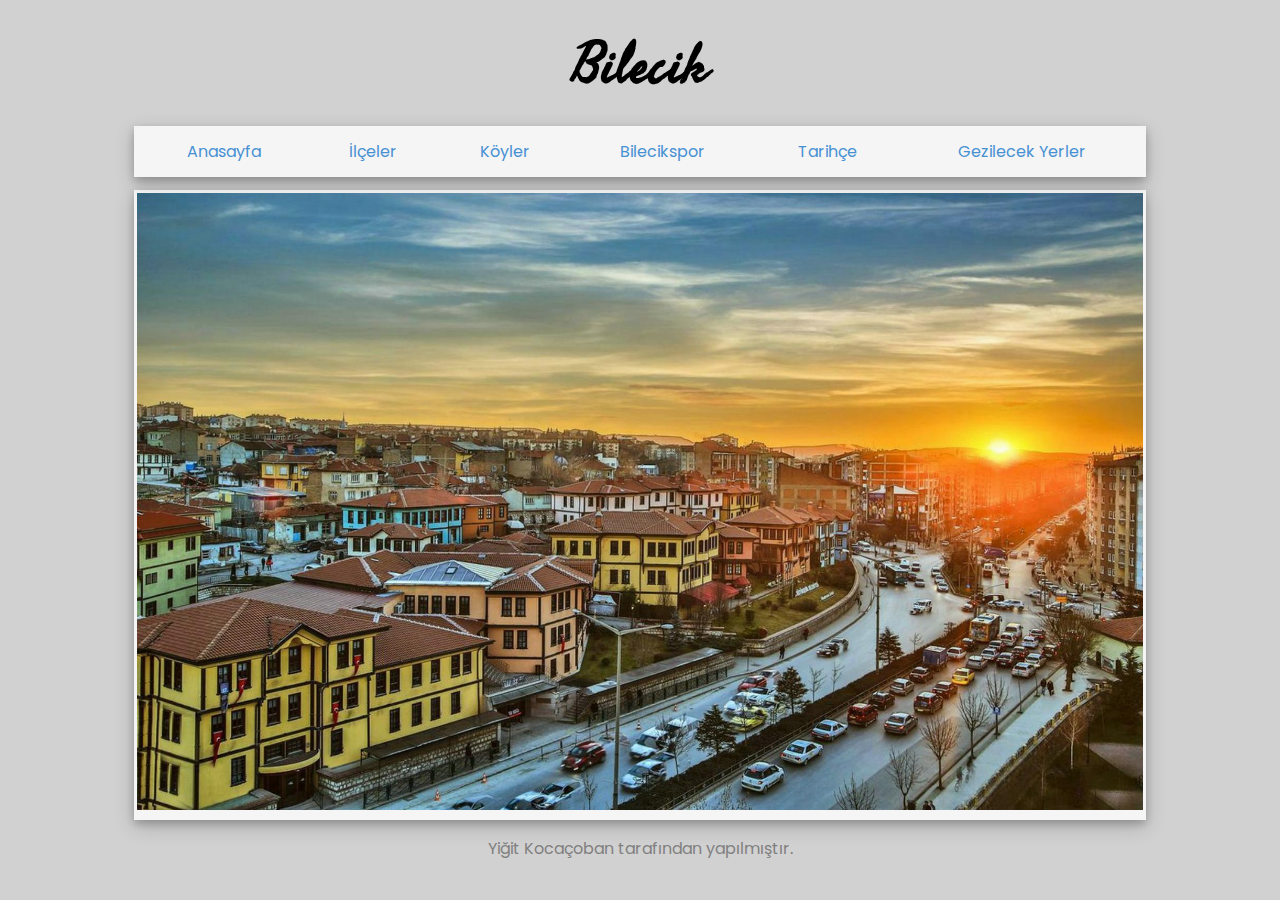
<file: assignment-2/index.html>
<!DOCTYPE html>
<html lang="tr">
<head>
    <meta charset="UTF-8">
    <meta http-equiv="X-UA-Compatible" content="IE=edge">
    <meta name="viewport" content="width=device-width, initial-scale=1.0">
    <title>Bilecik</title>
    <link rel="stylesheet" href="style.css">
    <link rel="preconnect" href="https://fonts.googleapis.com">
<link rel="preconnect" href="https://fonts.gstatic.com" crossorigin>
<link href="https://fonts.googleapis.com/css2?family=Poppins:wght@500&display=swap" rel="stylesheet">
<link rel="preconnect" href="https://fonts.googleapis.com">
<link rel="preconnect" href="https://fonts.gstatic.com" crossorigin>
<link href="https://fonts.googleapis.com/css2?family=Fasthand&family=Poppins:wght@500&display=swap" rel="stylesheet">
</head>
<body>

    <h1 class="baslik">Bilecik</h1>
                
    <table class="table" border="0">
        <tr class="tr">
            <td class="td">
                <td class="link">
                    <a href="index.html">Anasayfa</a>
                </td>
                <td class="link">
                    <a href="ilceler.html">İlçeler</a>
                </td>
                <td class="link">
                    <a href="koyler.html">Köyler</a>
                </td>
                <td class="link">
                    <a href="bilecikspor.html">Bilecikspor</a>
                </td>
                <td class="link"> 
                    <a href="tarihce.html">Tarihçe</a>
                </td>
                <td class="link">
                    <a href="gezilecekyerler.html">Gezilecek Yerler</a>
                </td>
            </td>
    </table>
    <table class="orta">
        <tr class="tr">
            <td class="photo">
                <img class="resim1" src="photo.jpg" alt="Bilecik Fotoğrafı"> 
            </td>
        </tr>
    </table>
    <table class="alt">
        <div class="alt">
            <p>Yiğit Kocaçoban tarafından yapılmıştır.</p>
        </div>
    </table>
    
            

</body>
</html>
</file>
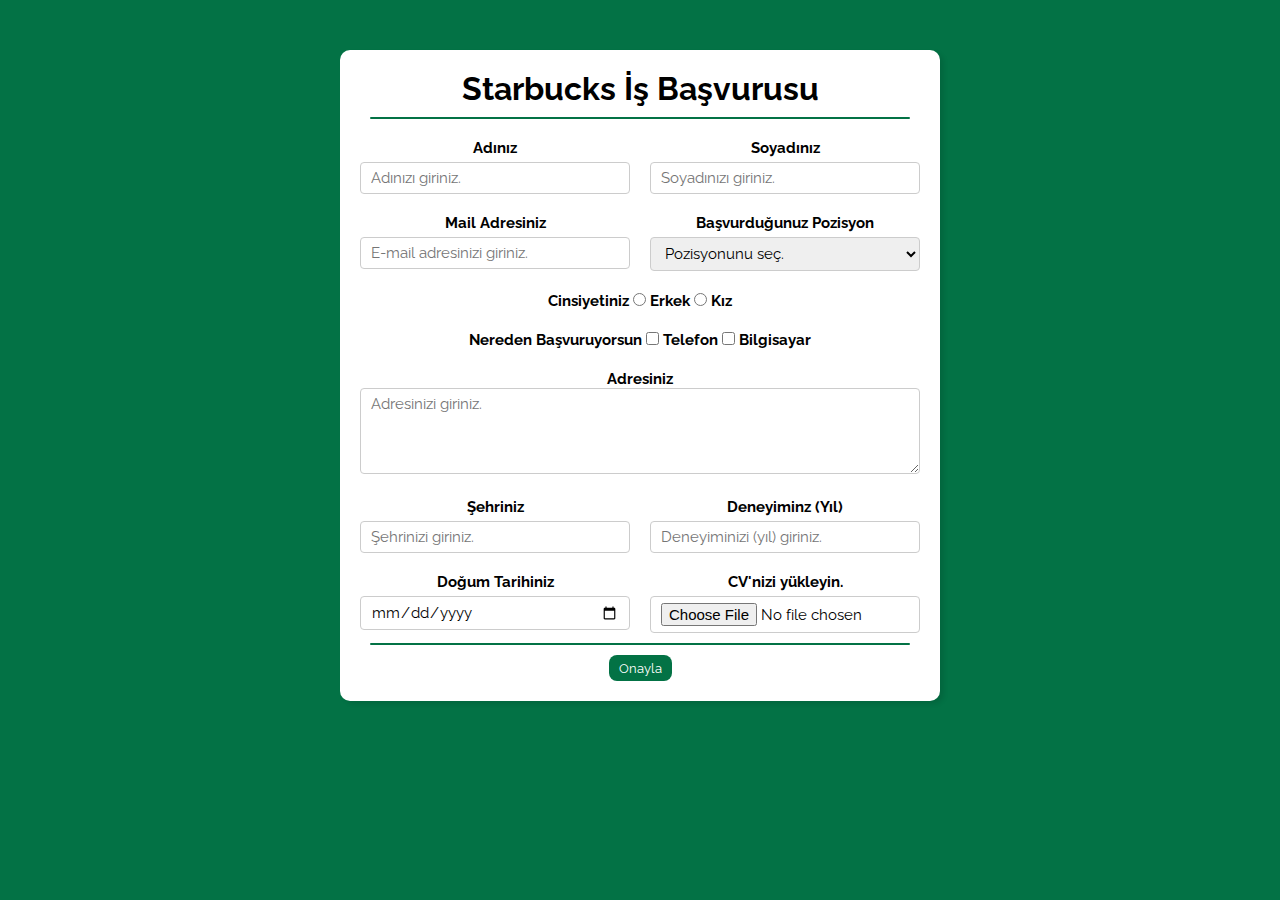
<file: assignment-3/index.html>
<!DOCTYPE html>
<html lang="tr">
  <head>
    <meta charset="UTF-8" />
    <meta http-equiv="X-UA-Compatible" content="IE=edge" />
    <meta name="viewport" content="width=device-width, initial-scale=1.0" />
    <title>İş Başvurusu</title>
    <link rel="stylesheet" href="style.css" />
    <link rel="preconnect" href="https://fonts.googleapis.com" />
    <link rel="preconnect" href="https://fonts.gstatic.com" crossorigin />
    <link
      href="https://fonts.googleapis.com/css2?family=Raleway:wght@300;400;500&display=swap"
      rel="stylesheet"
    />
  </head>
  <body>
    <div class="container">
      <div class="apply_box">
        <h1>Starbucks İş Başvurusu</h1>
        <div class="line"></div>
        <form action="">
          <div class="form_container">
            <div class="form_control">
              <label for="first_name">Adınız</label>
              <input
                type="name"
                name="first_name"
                placeholder="Adınızı giriniz."
                required
              />
            </div>
            <div class="form_control">
              <label for="last_name">Soyadınız</label>
              <input
                type="name"
                name="last_name"
                placeholder="Soyadınızı giriniz."
                required
              />
            </div>
            <div class="form_control">
              <label for="email">Mail Adresiniz</label>
              <input
                type="email"
                name="email"
                id="email"
                placeholder="E-mail adresinizi giriniz."
                required
              />
            </div>
            <div class="form_control">
              <label for="job_role">Başvurduğunuz Pozisyon</label>
              <select name="job_role" id="job_role" required>
                <option value="">Pozisyonunu seç.</option>
                <option value="Python">Barista</option>
                <option value="React">Garson</option>
                <option value="Flutter">Müdür</option>
                <option value="Full_stack">Mağaza Sorumlusu</option>
                <option value="Front_End">Bölge Sorumlusu</option>
                <option value="Back_End">Satın Alma</option>
              </select>
            </div>
            <div class="textarea_control">
              <label for="address" class="cinsiyetiniz">Cinsiyetiniz</label>
              <input type="radio" name="radio" id="erkek" />
              <label for="erkek" class="ad">Erkek</label>
              <input type="radio" name="radio" id="kiz" />
              <label for="kiz" class="ad">Kız</label>
            </div>
            <div class="textarea_control">
              <label for="address" class="cinsiyetiniz"
                >Nereden Başvuruyorsun</label
              >
              <input type="checkbox" name="checkbox" id="telefon" />
              <label for="telefon" class="ad">Telefon</label>
              <input type="checkbox" name="checkbox" id="bilgisayar" />
              <label for="bilgisayar" class="ad">Bilgisayar</label>
            </div>
            <div class="textarea_control">
              <label for="address">Adresiniz</label>
              <textarea
                name="address"
                id="address"
                cols="50"
                rows="4"
                placeholder="Adresinizi giriniz."
                required
              ></textarea>
            </div>
            <div class="form_control">
              <label for="city">Şehriniz</label>
              <input
                type="city"
                name="city"
                placeholder="Şehrinizi giriniz."
                required
              />
            </div>
            <div class="form_control">
              <label for="pincode">Deneyiminz (Yıl)</label>
              <input
                type="number"
                id="pincode"
                name="pincode"
                placeholder="Deneyiminizi (yıl) giriniz."
                required
              />
            </div>
            <div class="form_control">
              <label for="date">Doğum Tarihiniz</label>
              <input type="date" value="24-05-2022" id="date" name="date" />
            </div>
            <div class="form_control">
              <label for="">CV'nizi yükleyin.</label>
              <input type="file" id="upload" name="upload" required />
            </div>
          </div>
          <div class="line"></div>
          <div class="button_container">
            <button type="submit">Onayla</button>
          </div>
        </form>
      </div>
    </div>
  </body>
</html>
</file>
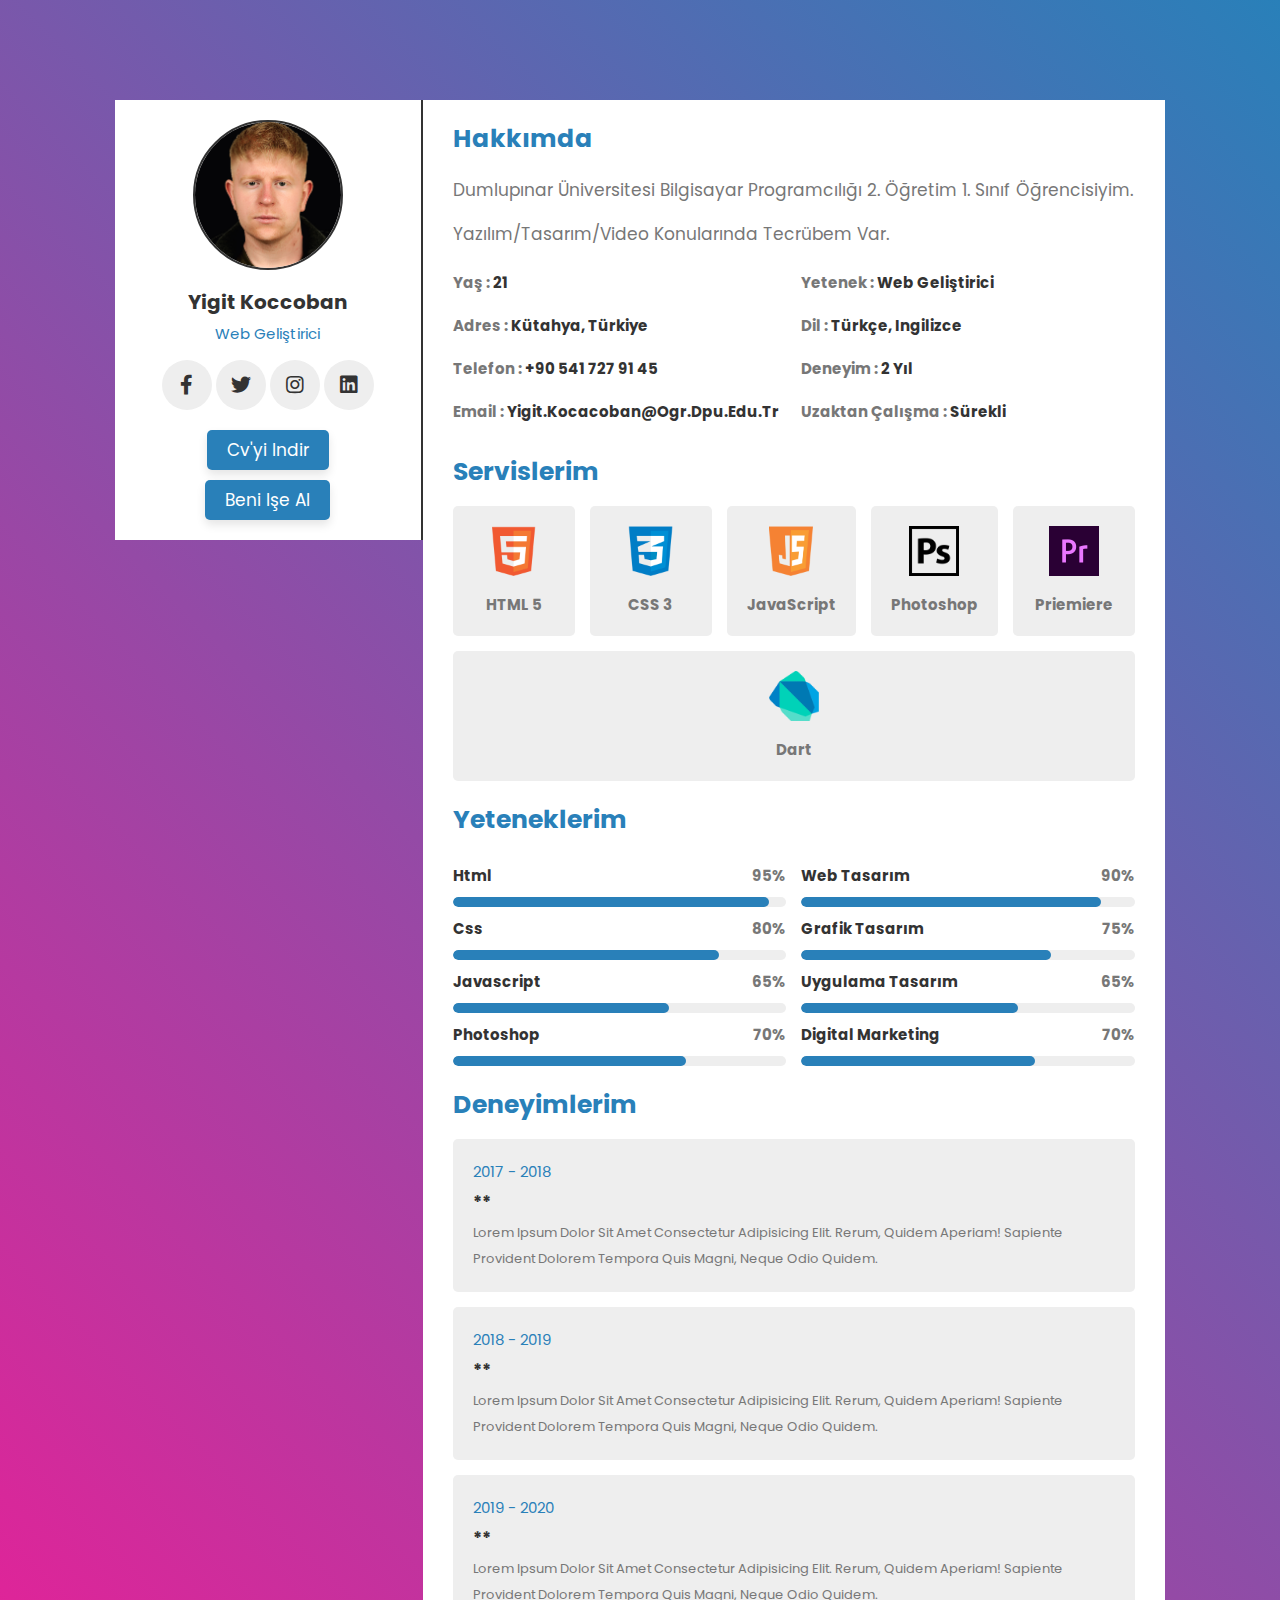
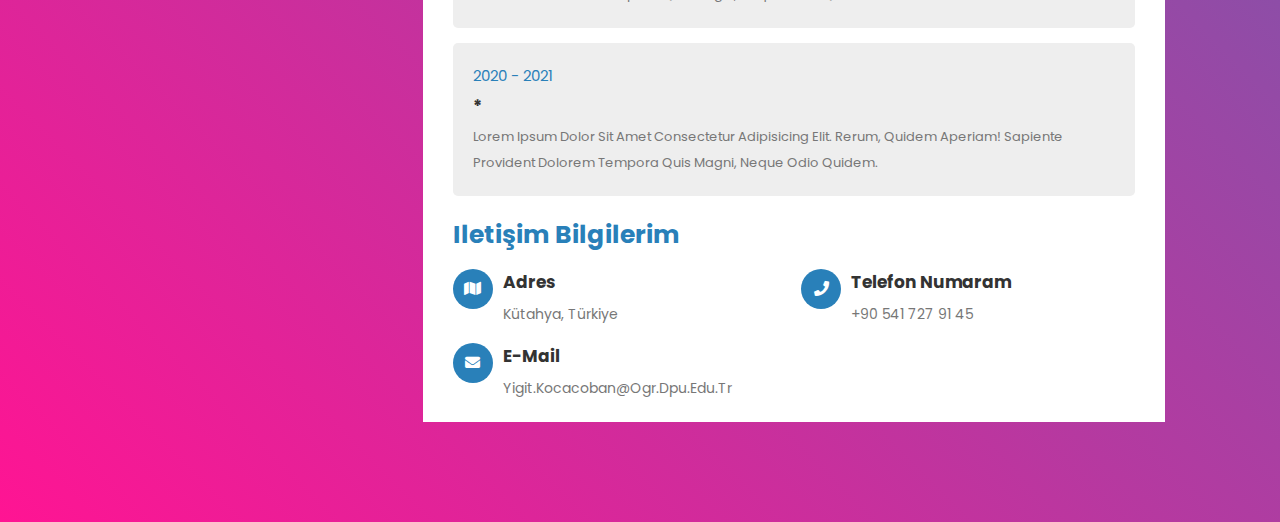
<file: cvsite/index.html>
<!DOCTYPE html>
<html lang="tr">
<head>
    <meta charset="UTF-8">
    <meta http-equiv="X-UA-Compatible" content="IE=edge">
    <meta name="viewport" content="width=device-width, initial-scale=1.0">
    

    <link rel="stylesheet" href="https://cdnjs.cloudflare.com/ajax/libs/font-awesome/5.15.4/css/all.min.css">


    <link rel="stylesheet" href="css/style.css">

</head>
<body>

<div class="container">

    <div class="profile">
        <img src="images/pic.png" alt="">
        <h3>yigit koccoban</h3>
        <p>web geliştirici</p>
        <div class="share">
            <a href="#" class="fab fa-facebook-f"></a>
            <a href="#" class="fab fa-twitter"></a>
            <a href="https://www.instagram.com/yigitkocacoban/?hl=tr" class="fab fa-instagram"></a>
            <a href="#" class="fab fa-linkedin"></a>
        </div>
        <div class="buttons">
            <a href="#" class="btn">cv'yi indir</a>
            <a href="#" class="btn">beni işe al</a>
        </div>
    </div>

    <div class="information">

        <div class="about">
            <h3 class="title">hakkımda</h3>
            <p>Dumlupınar Üniversitesi Bilgisayar Programcılığı 2. Öğretim 1. Sınıf öğrencisiyim.</p>
            <p>Yazılım/Tasarım/Video konularında tecrübem var.</p>
            <div class="box-container">
                <div class="box">
                    <h3> <span>yaş : </span> 21 </h3>
                    <h3> <span> adres : </span> kütahya, türkiye </h3>
                    <h3> <span> telefon : </span> +90 541 727 91 45 </h3>
                    <h3> <span> email : </span> yigit.kocacoban@ogr.dpu.edu.tr </h3>
                </div>
                <div class="box">
                    <h3> <span> yetenek : </span> web geliştirici </h3>
                    <h3> <span> dil : </span> türkçe, ingilizce </h3>
                    <h3> <span> deneyim : </span> 2 yıl </h3>
                    <h3> <span> uzaktan çalışma : </span> sürekli </h3>
                </div>
            </div>
        </div>

        <div class="services">
            <h3 class="title">servislerim</h3>
            <div class="box-container">
                <div class="box">
                    <img src="images/icon-1.png" alt="">
                    <h3>HTML 5</h3>
                </div>
                <div class="box">
                    <img src="images/icon-2.png" alt="">
                    <h3>CSS 3</h3>
                </div>
                <div class="box">
                    <img src="images/icon-3.png" alt="">
                    <h3>JavaScript</h3>
                </div>
                <div class="box">
                    <img src="images/icon-4.png" alt="">
                    <h3>Photoshop</h3>
                </div>
                <div class="box">
                    <img src="images/icon-5.png" alt="">
                    <h3>Priemiere</h3>
                </div>
                <div class="box">
                    <img src="images/icon-6.png" alt="">
                    <h3>Dart</h3>
                </div>
            </div>
        </div>

        <div class="skills">
            <h3 class="title">Yeteneklerim</h3>
            <div class="box-container">
                <div class="box">
                    <div class="progress">
                        <h3>html <span>95%</span></h3>
                        <div class="bar"><span></span></div>
                    </div>
                    <div class="progress">
                        <h3>css <span>80%</span></h3>
                        <div class="bar"><span></span></div>
                    </div>
                    <div class="progress">
                        <h3>javascript <span>65%</span></h3>
                        <div class="bar"><span></span></div>
                    </div>
                    <div class="progress">
                        <h3>photoshop <span>70%</span></h3>
                        <div class="bar"><span></span></div>
                    </div>
                </div>
                <div class="box">
                    <div class="progress">
                        <h3>web tasarım <span>90%</span></h3>
                        <div class="bar"><span></span></div>
                    </div>
                    <div class="progress">
                        <h3>grafik tasarım <span>75%</span></h3>
                        <div class="bar"><span></span></div>
                    </div>
                    <div class="progress">
                        <h3>uygulama tasarım <span>65%</span></h3>
                        <div class="bar"><span></span></div>
                    </div>
                    <div class="progress">
                        <h3>digital marketing <span>70%</span></h3>
                        <div class="bar"><span></span></div>
                    </div>
                </div>
            </div>
        </div>

        <div class="experience">
            <h3 class="title">deneyimlerim</h3>
            <div class="box-container">
                <div class="box">
                    <span>2017 - 2018</span>
                    <h3>**</h3>
                    <p>Lorem ipsum dolor sit amet consectetur adipisicing elit. Rerum, quidem aperiam! Sapiente provident dolorem tempora quis magni, neque odio quidem.</p>
                </div>
                <div class="box">
                    <span>2018 - 2019</span>
                    <h3>**</h3>
                    <p>Lorem ipsum dolor sit amet consectetur adipisicing elit. Rerum, quidem aperiam! Sapiente provident dolorem tempora quis magni, neque odio quidem.</p>
                </div>
                <div class="box">
                    <span>2019 - 2020</span>
                    <h3>**</h3>
                    <p>Lorem ipsum dolor sit amet consectetur adipisicing elit. Rerum, quidem aperiam! Sapiente provident dolorem tempora quis magni, neque odio quidem.</p>
                </div>
                <div class="box">
                    <span>2020 - 2021</span>
                    <h3>*</h3>
                    <p>Lorem ipsum dolor sit amet consectetur adipisicing elit. Rerum, quidem aperiam! Sapiente provident dolorem tempora quis magni, neque odio quidem.</p>
                </div>
            </div>
        </div>

        <div class="contact">
            <h3 class="title">iletişim bilgilerim</h3>
            <div class="box-container">
                <div class="box">
                    <i class="fas fa-map"></i>
                    <div class="info">
                        <h3>adres</h3>
                        <p>kütahya, türkiye</p>
                    </div>
                </div>
                <div class="box">
                    <i class="fas fa-phone"></i>
                    <div class="info">
                        <h3>telefon numaram</h3>
                        <p>+90 541 727 91 45</p>
                        <p></p>
                    </div>
                </div>
                <div class="box">
                    <i class="fas fa-envelope"></i>
                    <div class="info">
                        <h3>e-mail</h3>
                        <p>yigit.kocacoban@ogr.dpu.edu.tr</p>
                        <p></p>
                    </div>
                </div>
            </div>
        </div>

    </div>

</div>

    
</body>
</html>
</file>
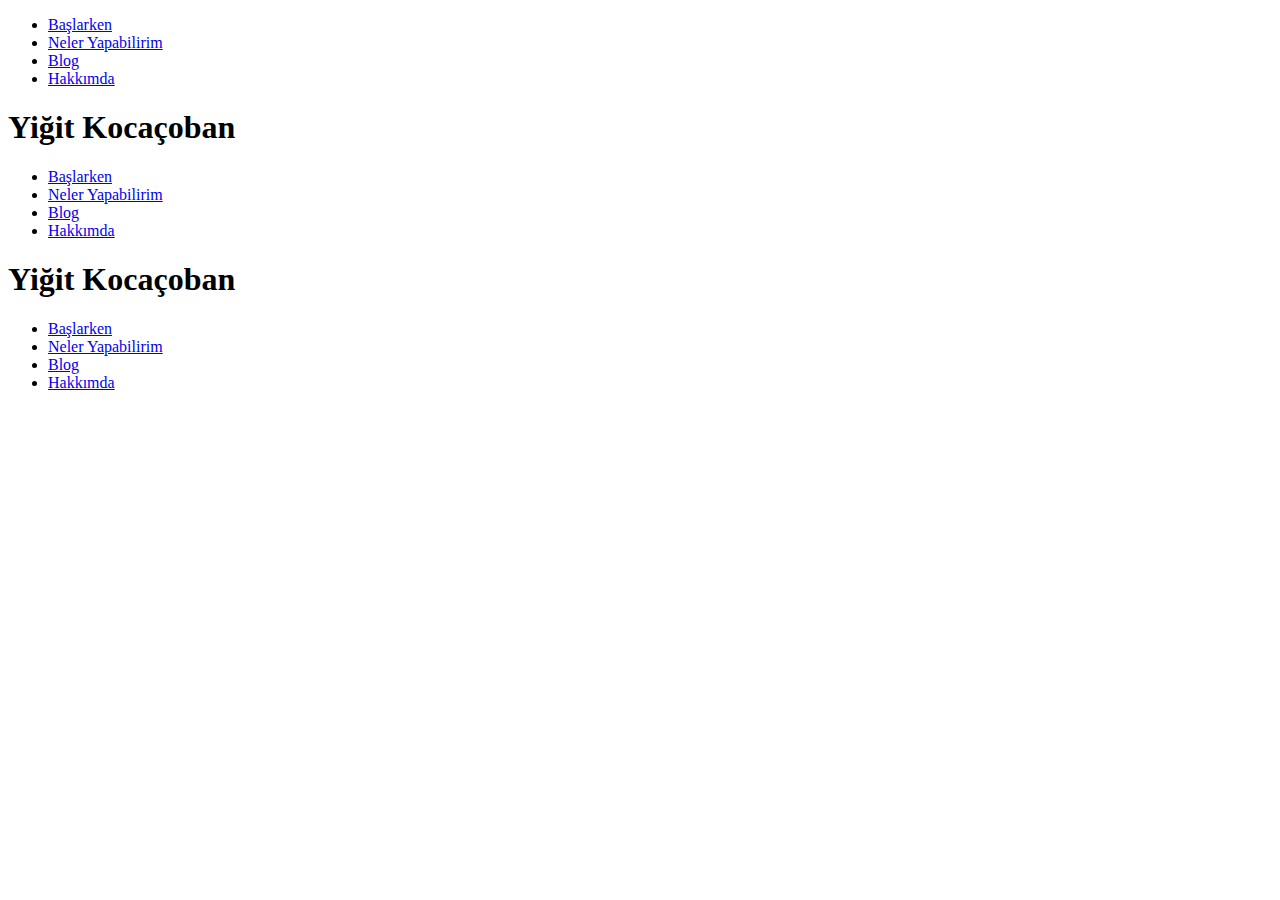
<file: home.html>
<!DOCTYPE html>
<html lang="en">
  <head>
    <meta charset="utf-8" />
    <meta name="viewport" content="width=device-width, initial-scale=1" />
    <title>Yiğit Kocaçoban</title>
    <link
      href="https://cdn.jsdelivr.net/npm/bootstrap@5.2.0/dist/css/bootstrap.min.css"
      rel="stylesheet"
      integrity="sha384-gH2yIJqKdNHPEq0n4Mqa/HGKIhSkIHeL5AyhkYV8i59U5AR6csBvApHHNl/vI1Bx"
      crossorigin="anonymous"
    />
  </head>
  <body class="bg-light">
    <div class="container-fluid bg-white shadow">
      <ul class="nav justify-content-end">
        <li class="nav-item">
          <a class="text-decoration-none text-secondary p-3" href="#">Başlarken</a>
        </li>
        <li class="nav-item">
          <a class="text-decoration-none text-secondary p-3" href="#">Neler Yapabilirim</a>
        </li>
        <li class="nav-item">
          <a class="text-decoration-none text-secondary p-3" href="#">Blog</a>
        </li>
        <li class="nav-item">
          <a class="text-decoration-none text-secondary p-3" href="#">Hakkımda</a>
        </li>
      </ul>
      <div class="row p-4">
        <div class="col-md-12 text-center">
          <h1>Yiğit Kocaçoban</h1>
        </div>
      </div>
      <ul class="nav justify-content-center">
        <li class="nav-item">
          <a class="text-decoration-none text-secondary p-3" href="#">Başlarken</a>
        </li>
        <li class="nav-item">
          <a class="text-decoration-none text-secondary p-3"" href="#">Neler Yapabilirim</a>
        </li>
        <li class="nav-item">
          <a class="text-decoration-none text-secondary p-3"" href="#">Blog</a>
        </li>
        <li class="nav-item">
          <a class="text-decoration-none text-secondary p-3"" href="#">Hakkımda</a>
        </li>
      </ul>
    </div>
    <div class="container-fluid bg-white shadow">
      <div class="row p-4">
        <div class="col-md-12 text-center">
          <h1>Yiğit Kocaçoban</h1>
        </div>
      </div>
      <ul class="nav justify-content-center">
        <li class="nav-item">
          <a class="text-decoration-none text-secondary p-3" href="#">Başlarken</a>
        </li>
        <li class="nav-item">
          <a class="text-decoration-none text-secondary p-3"" href="#">Neler Yapabilirim</a>
        </li>
        <li class="nav-item">
          <a class="text-decoration-none text-secondary p-3"" href="#">Blog</a>
        </li>
        <li class="nav-item">
          <a class="text-decoration-none text-secondary p-3"" href="#">Hakkımda</a>
        </li>
      </ul>
    </div>
    <script
      src="https://cdn.jsdelivr.net/npm/bootstrap@5.2.0/dist/js/bootstrap.bundle.min.js"
      integrity="sha384-A3rJD856KowSb7dwlZdYEkO39Gagi7vIsF0jrRAoQmDKKtQBHUuLZ9AsSv4jD4Xa"
      crossorigin="anonymous"
    ></script>
  </body>

</html>
</file>
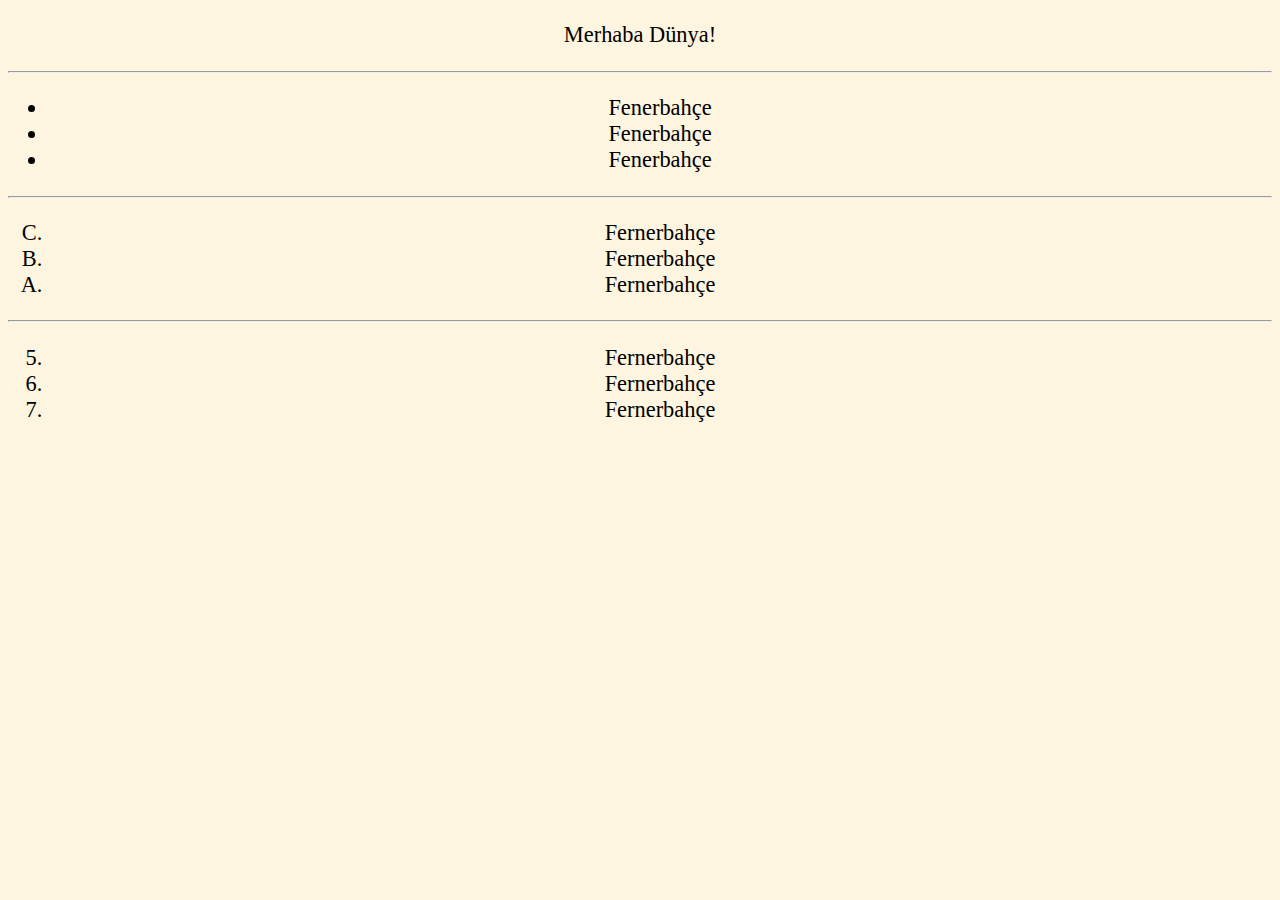
<file: Okut Dersleri.html>
<!DOCTYPE html>
<html lang="tr">
  <head>
    <meta charset="UTF-8" />
    <meta http-equiv="X-UA-Compatible" content="IE=edge" />
    <meta name="viewport" content="width=device-width, initial-scale=1.0" />
    <meta name="keywords" content="dpu, kutahya, dumlpupinar" />
    <meta name="description" content="İlk HTML sayfam." />
    <title>2. Öğretim Ders</title>
  </head>

  <style>
    
    #br{
      background-color: red;
    }

    body{
      background-color: #FDF5DF;
      color: #000000;
      font-family:verdana;
      font-size: 140%;
      text-align: center;
    }

  </style>

  <body>
    
    <p>
      Merhaba Dünya!
    </p>
    <hr>
    <ul >
      <li>Fenerbahçe</li>
      <li>Fenerbahçe</li>
      <li>Fenerbahçe</li>
    </ul>
    <hr id="br">
    <ol type="A" reversed>
      <li>Fernerbahçe</li>
      <li>Fernerbahçe</li>
      <li>Fernerbahçe</li>
    </ol>
    <hr>
    <ol type="1" start="5">
      <li>Fernerbahçe</li>
      <li>Fernerbahçe</li>
      <li>Fernerbahçe</li>
    </ol>
    <h1></h1>
    <h2></h2>
  </body>
</html>
</file>
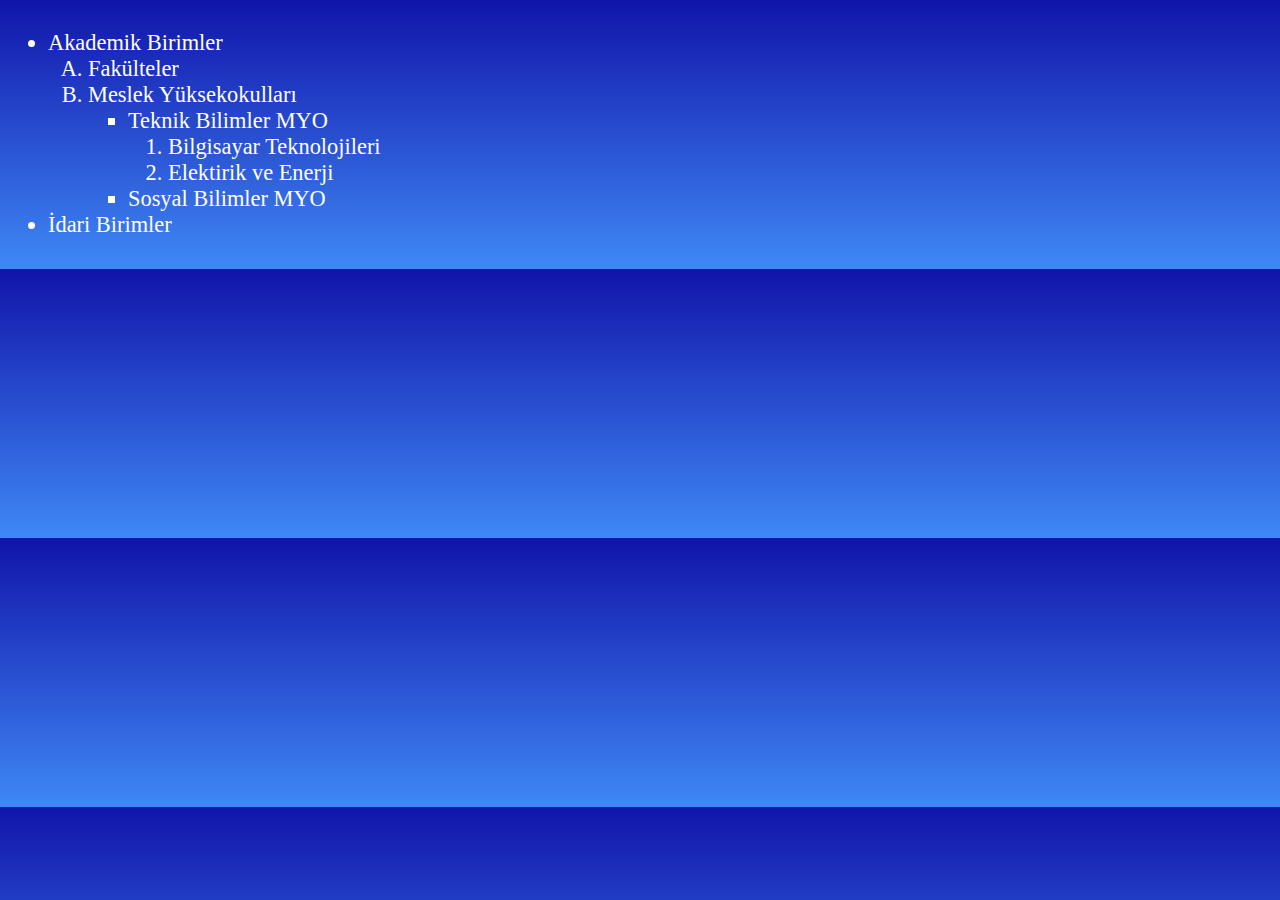
<file: Ornek2.html>
<!DOCTYPE html>
<html lang="tr">
  <head>
    <meta charset="UTF-8" />
    <meta http-equiv="X-UA-Compatible" content="IE=edge" />
    <meta name="viewport" content="width=device-width, initial-scale=1.0" />
    <meta name="keywords" content="dpu, kutahya, dumlpupinar" />
    <meta name="description" content="İlk HTML sayfam." />
    <title>2. Öğretim Ders</title>
  </head>

  <style>
    
    body{
        background: rgb(63,136,245);
        background: linear-gradient(0deg, rgba(63,136,245,1) 0%, rgba(17,20,170,1) 100%);
        color: #ffffff;
        font-family:verdana;
        font-size: 140%;
        align-self: auto;
        align-items: center;
        align-content: center;
    }

  </style>

  <body>
    <ul>
        <li>Akademik Birimler</li>
        <ol type="A">
            <li>Fakülteler</li>
            <li>Meslek Yüksekokulları
                <ul>
                    <li>Teknik Bilimler MYO
                        <ol>
                            <li>Bilgisayar Teknolojileri</li>
                            <li>Elektirik ve Enerji</li>
                        </ol>
                    </li>
                    <li>Sosyal Bilimler MYO</li>
                </ul>
            </li>
        </ol>
        <li>İdari Birimler</li>
    </ul>
  </body>
</html>
</file>
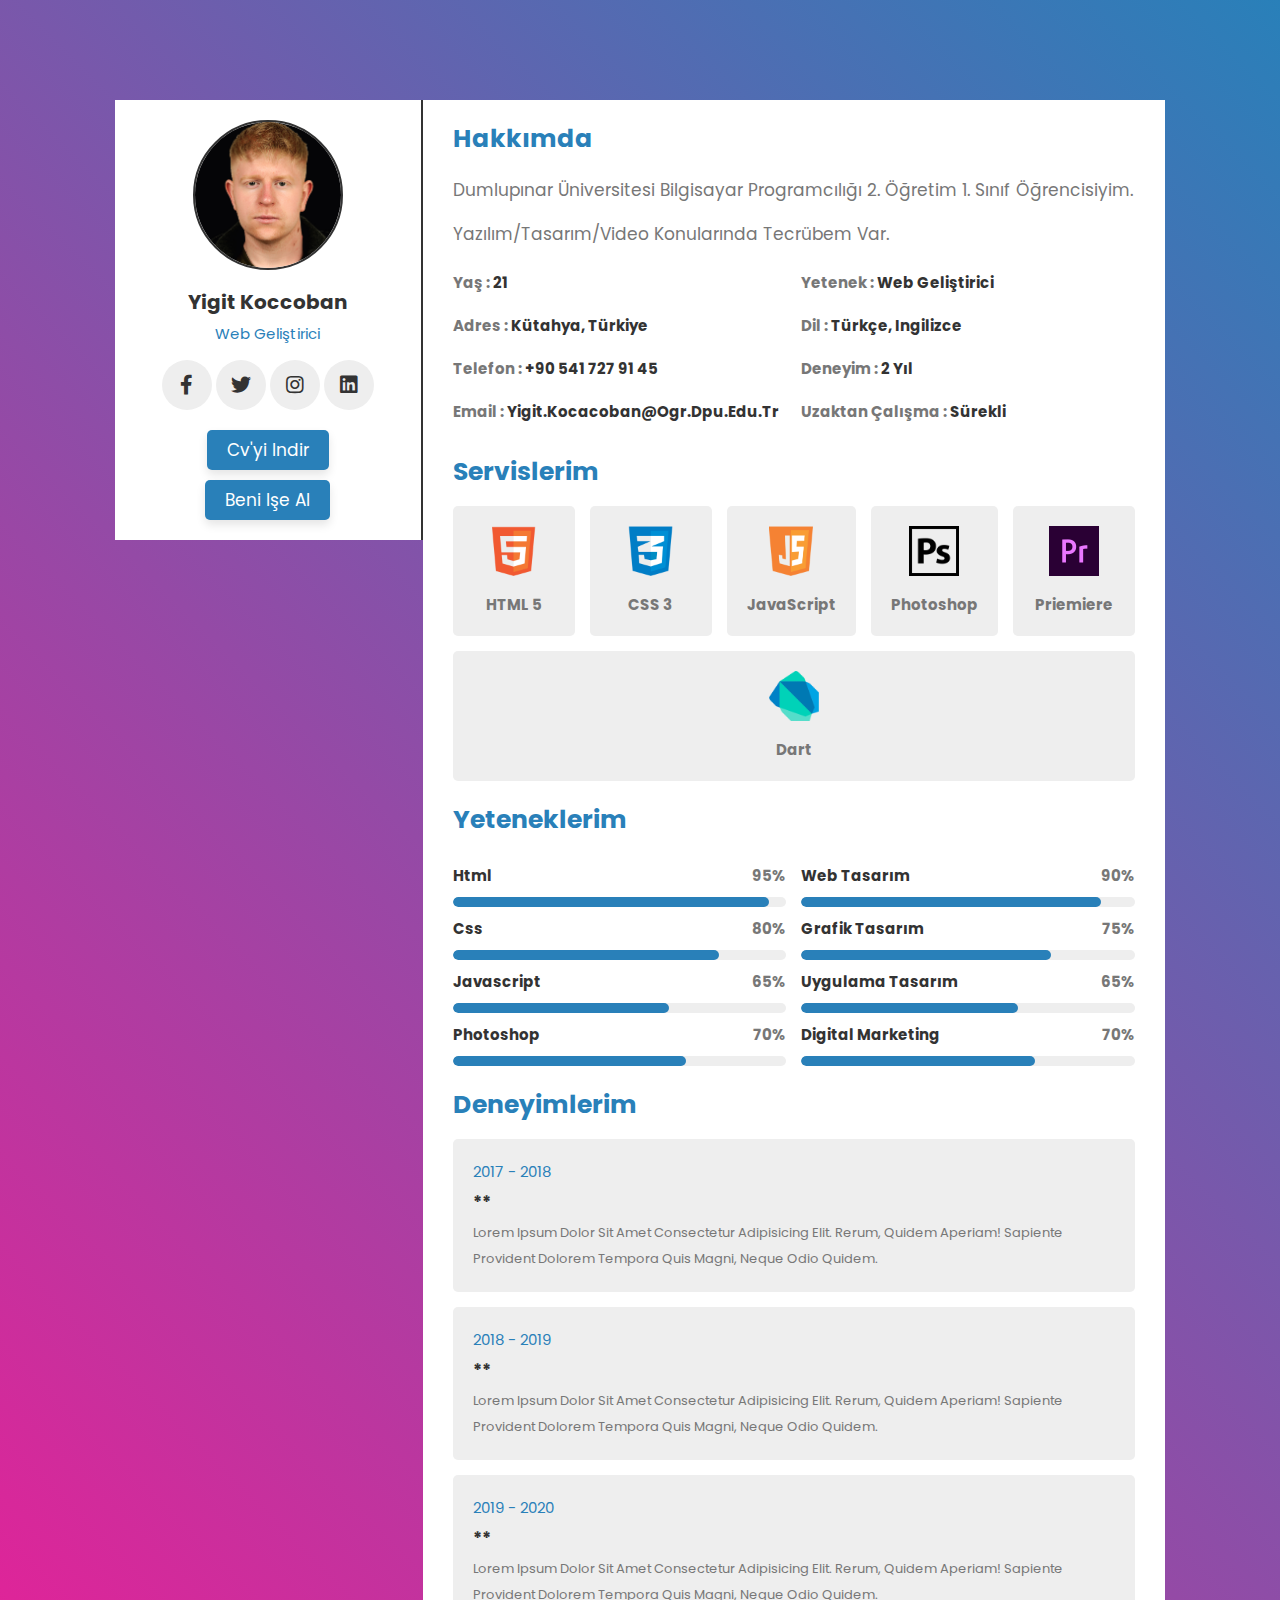
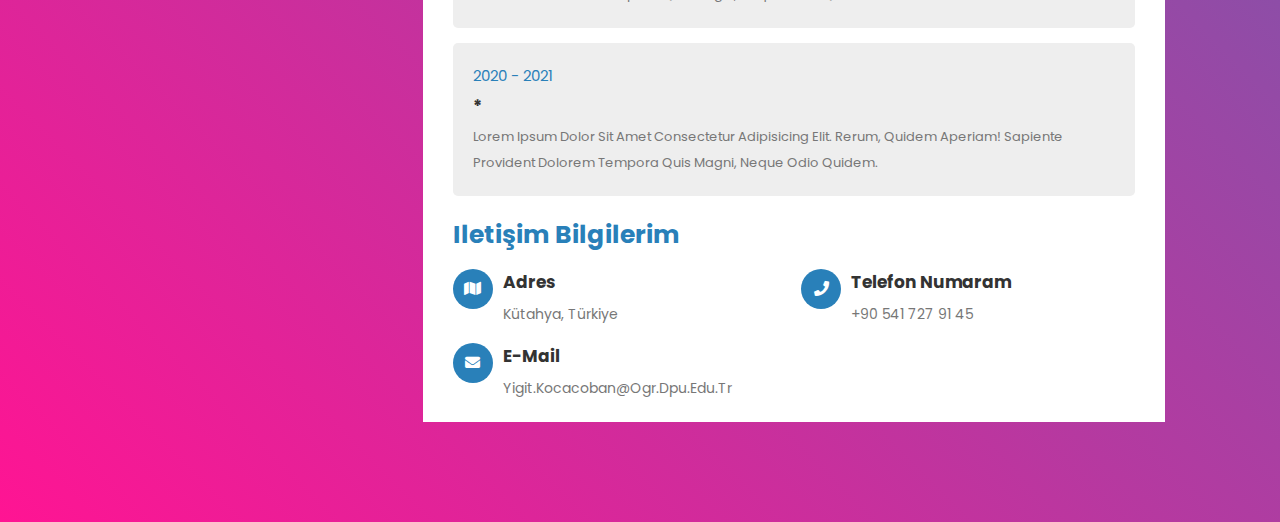
<file: assignment-1/resume.html>
<!DOCTYPE html>
<html lang="tr">
  <head>
    <meta charset="UTF-8" />
    <meta http-equiv="X-UA-Compatible" content="IE=edge" />
    <meta name="viewport" content="width=device-width, initial-scale=1.0" />

    <link
      rel="stylesheet"
      href="https://cdnjs.cloudflare.com/ajax/libs/font-awesome/5.15.4/css/all.min.css"
    />

    <link rel="stylesheet" href="css/style.css" />
  </head>
  <body>
    <div class="container">
      <div class="profile">
        <img src="images/pic.png" alt="" />
        <h3>yigit koccoban</h3>
        <p>web geliştirici</p>
        <div class="share">
          <a href="#" class="fab fa-facebook-f"></a>
          <a href="#" class="fab fa-twitter"></a>
          <a
            href="https://www.instagram.com/yigitkocacoban/?hl=tr"
            class="fab fa-instagram"
          ></a>
          <a href="#" class="fab fa-linkedin"></a>
        </div>
        <div class="buttons">
          <a href="#" class="btn">cv'yi indir</a>
          <a href="#" class="btn">beni işe al</a>
        </div>
      </div>
      
      <div class="information">
        <div class="div2"></div>
        <div class="about">
          <h3 class="title">hakkımda</h3>
          <p>
            Dumlupınar Üniversitesi Bilgisayar Programcılığı 2. Öğretim 1. Sınıf
            öğrencisiyim.
          </p>
          <p>Yazılım/Tasarım/Video konularında tecrübem var.</p>
          <div class="box-container">
            <div class="box">
              <h3><span>yaş : </span> 21</h3>
              <h3><span> adres : </span> kütahya, türkiye</h3>
              <h3><span> telefon : </span> +90 541 727 91 45</h3>
              <h3><span> email : </span> yigit.kocacoban@ogr.dpu.edu.tr</h3>
            </div>
            <div class="box">
              <h3><span> yetenek : </span> web geliştirici</h3>
              <h3><span> dil : </span> türkçe, ingilizce</h3>
              <h3><span> deneyim : </span> 2 yıl</h3>
              <h3><span> uzaktan çalışma : </span> sürekli</h3>
            </div>
          </div>
        </div>

        <div class="services">
          <h3 class="title">servislerim</h3>
          <div class="box-container">
            <div class="box">
              <img src="images/icon-1.png" alt="" />
              <h3>HTML 5</h3>
            </div>
            <div class="box">
              <img src="images/icon-2.png" alt="" />
              <h3>CSS 3</h3>
            </div>
            <div class="box">
              <img src="images/icon-3.png" alt="" />
              <h3>JavaScript</h3>
            </div>
            <div class="box">
              <img src="images/icon-4.png" alt="" />
              <h3>Photoshop</h3>
            </div>
            <div class="box">
              <img src="images/icon-5.png" alt="" />
              <h3>Priemiere</h3>
            </div>
            <div class="box">
              <img src="images/icon-6.png" alt="" />
              <h3>Dart</h3>
            </div>
          </div>
        </div>

        <div class="skills">
          <h3 class="title">Yeteneklerim</h3>
          <div class="box-container">
            <div class="box">
              <div class="progress">
                <h3>html <span>95%</span></h3>
                <div class="bar"><span></span></div>
              </div>
              <div class="progress">
                <h3>css <span>80%</span></h3>
                <div class="bar"><span></span></div>
              </div>
              <div class="progress">
                <h3>javascript <span>65%</span></h3>
                <div class="bar"><span></span></div>
              </div>
              <div class="progress">
                <h3>photoshop <span>70%</span></h3>
                <div class="bar"><span></span></div>
              </div>
            </div>
            <div class="box">
              <div class="progress">
                <h3>web tasarım <span>90%</span></h3>
                <div class="bar"><span></span></div>
              </div>
              <div class="progress">
                <h3>grafik tasarım <span>75%</span></h3>
                <div class="bar"><span></span></div>
              </div>
              <div class="progress">
                <h3>uygulama tasarım <span>65%</span></h3>
                <div class="bar"><span></span></div>
              </div>
              <div class="progress">
                <h3>digital marketing <span>70%</span></h3>
                <div class="bar"><span></span></div>
              </div>
            </div>
          </div>
        </div>

        <div class="experience">
          <h3 class="title">deneyimlerim</h3>
          <div class="box-container">
            <div class="box">
              <span>2017 - 2018</span>
              <h3>**</h3>
              <p>
                Lorem ipsum dolor sit amet consectetur adipisicing elit. Rerum,
                quidem aperiam! Sapiente provident dolorem tempora quis magni,
                neque odio quidem.
              </p>
            </div>
            <div class="box">
              <span>2018 - 2019</span>
              <h3>**</h3>
              <p>
                Lorem ipsum dolor sit amet consectetur adipisicing elit. Rerum,
                quidem aperiam! Sapiente provident dolorem tempora quis magni,
                neque odio quidem.
              </p>
            </div>
            <div class="box">
              <span>2019 - 2020</span>
              <h3>**</h3>
              <p>
                Lorem ipsum dolor sit amet consectetur adipisicing elit. Rerum,
                quidem aperiam! Sapiente provident dolorem tempora quis magni,
                neque odio quidem.
              </p>
            </div>
            <div class="box">
              <span>2020 - 2021</span>
              <h3>*</h3>
              <p>
                Lorem ipsum dolor sit amet consectetur adipisicing elit. Rerum,
                quidem aperiam! Sapiente provident dolorem tempora quis magni,
                neque odio quidem.
              </p>
            </div>
          </div>
        </div>

        <div class="contact">
          <h3 class="title">iletişim bilgilerim</h3>
          <div class="box-container">
            <div class="box">
              <i class="fas fa-map"></i>
              <div class="info">
                <h3>adres</h3>
                <p>kütahya, türkiye</p>
              </div>
            </div>
            <div class="box">
              <i class="fas fa-phone"></i>
              <div class="info">
                <h3>telefon numaram</h3>
                <p>+90 541 727 91 45</p>
                <p></p>
              </div>
            </div>
            <div class="box">
              <i class="fas fa-envelope"></i>
              <div class="info">
                <h3>e-mail</h3>
                <p>yigit.kocacoban@ogr.dpu.edu.tr</p>
                <p></p>
              </div>
            </div>
          </div>
        </div>
      </div>
    </div>
  </body>
</html>
</file>
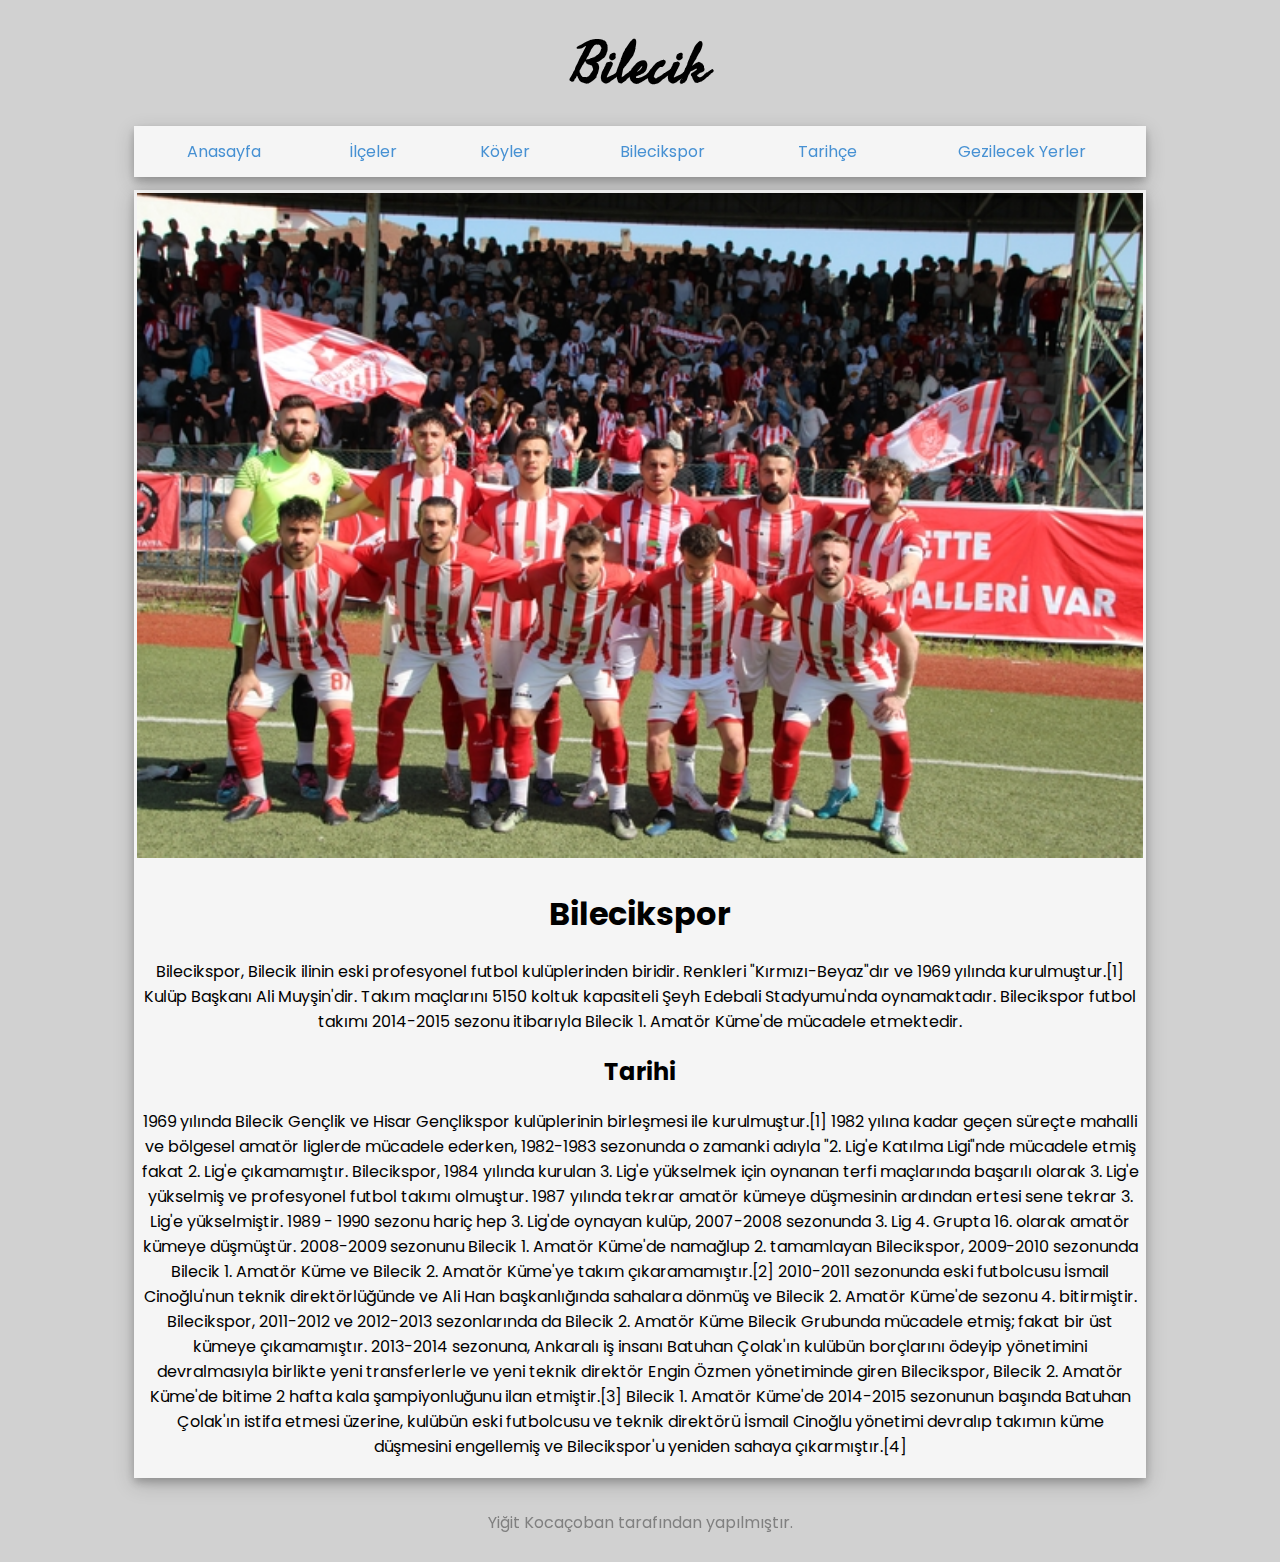
<file: assignment-2/bilecikspor.html>
<!DOCTYPE html>
<html lang="tr">
<head>
    <meta charset="UTF-8">
    <meta http-equiv="X-UA-Compatible" content="IE=edge">
    <meta name="viewport" content="width=device-width, initial-scale=1.0">
    <title>Bilecik</title>
    <link rel="stylesheet" href="style.css">
    <link rel="preconnect" href="https://fonts.googleapis.com">
<link rel="preconnect" href="https://fonts.gstatic.com" crossorigin>
<link href="https://fonts.googleapis.com/css2?family=Poppins:wght@500&display=swap" rel="stylesheet">
<link rel="preconnect" href="https://fonts.googleapis.com">
<link rel="preconnect" href="https://fonts.gstatic.com" crossorigin>
<link href="https://fonts.googleapis.com/css2?family=Fasthand&family=Poppins:wght@500&display=swap" rel="stylesheet">
</head>
<body>

    <h1 class="baslik">Bilecik</h1>
                
    <table class="table" border="0">
        <tr class="tr">
            <td class="td">
                <td class="link">
                    <a href="index.html">Anasayfa</a>
                </td>
                <td class="link">
                    <a href="ilceler.html">İlçeler</a>
                </td>
                <td class="link">
                    <a href="koyler.html">Köyler</a>
                </td>
                <td class="link">
                    <a href="bilecikspor.html">Bilecikspor</a>
                </td>
                <td class="link"> 
                    <a href="tarihce.html">Tarihçe</a>
                </td>
                <td class="link">
                    <a href="gezilecekyerler.html">Gezilecek Yerler</a>
                </td>
            </td>
    </table>
    <table class="orta">
        <tr class="tr">
            <td class="photo">
                <img class="resim1" src="bilecikspor.jpg" alt="Bilecik Fotoğrafı"> 
            </td>
            
        </tr>
        <tr class="tr">
            <td class="aciklama">
                <h1>Bilecikspor</h1>
                <p>Bilecikspor, Bilecik ilinin eski profesyonel futbol kulüplerinden biridir. Renkleri "Kırmızı-Beyaz"dır ve 1969 yılında kurulmuştur.[1] Kulüp Başkanı Ali Muyşin'dir. Takım maçlarını 5150 koltuk kapasiteli Şeyh Edebali Stadyumu'nda oynamaktadır. Bilecikspor futbol takımı 2014-2015 sezonu itibarıyla Bilecik 1. Amatör Küme'de mücadele etmektedir.</p>
                <h2>Tarihi</h2>
                <p>1969 yılında Bilecik Gençlik ve Hisar Gençlikspor kulüplerinin birleşmesi ile kurulmuştur.[1] 1982 yılına kadar geçen süreçte mahalli ve bölgesel amatör liglerde mücadele ederken, 1982-1983 sezonunda o zamanki adıyla "2. Lig'e Katılma Ligi"nde mücadele etmiş fakat 2. Lig'e çıkamamıştır. Bilecikspor, 1984 yılında kurulan 3. Lig'e yükselmek için oynanan terfi maçlarında başarılı olarak 3. Lig'e yükselmiş ve profesyonel futbol takımı olmuştur. 1987 yılında tekrar amatör kümeye düşmesinin ardından ertesi sene tekrar 3. Lig'e yükselmiştir. 1989 - 1990 sezonu hariç hep 3. Lig'de oynayan kulüp, 2007-2008 sezonunda 3. Lig 4. Grupta 16. olarak amatör kümeye düşmüştür. 2008-2009 sezonunu Bilecik 1. Amatör Küme'de namağlup 2. tamamlayan Bilecikspor, 2009-2010 sezonunda Bilecik 1. Amatör Küme ve Bilecik 2. Amatör Küme'ye takım çıkaramamıştır.[2] 2010-2011 sezonunda eski futbolcusu İsmail Cinoğlu'nun teknik direktörlüğünde ve Ali Han başkanlığında sahalara dönmüş ve Bilecik 2. Amatör Küme'de sezonu 4. bitirmiştir. Bilecikspor, 2011-2012 ve 2012-2013 sezonlarında da Bilecik 2. Amatör Küme Bilecik Grubunda mücadele etmiş; fakat bir üst kümeye çıkamamıştır. 2013-2014 sezonuna, Ankaralı iş insanı Batuhan Çolak'ın kulübün borçlarını ödeyip yönetimini devralmasıyla birlikte yeni transferlerle ve yeni teknik direktör Engin Özmen yönetiminde giren Bilecikspor, Bilecik 2. Amatör Küme'de bitime 2 hafta kala şampiyonluğunu ilan etmiştir.[3] Bilecik 1. Amatör Küme'de 2014-2015 sezonunun başında Batuhan Çolak'ın istifa etmesi üzerine, kulübün eski futbolcusu ve teknik direktörü İsmail Cinoğlu yönetimi devralıp takımın küme düşmesini engellemiş ve Bilecikspor'u yeniden sahaya çıkarmıştır.[4]</p>
            </td>
        </tr>
    </table>
    <table class="alt">
        <tr class="tr">
            <td class="td">
                <p>Yiğit Kocaçoban tarafından yapılmıştır.</p>
            </td>
        </tr>
    </table>
</body>
</html>
</file>
<file: assignment-2/style.css>
.table {
  font-family: "Poppins", sans-serif;
  align-self: center;
  width: 80%;
  font-size: 100%;
  text-align: center;
  margin: auto;
  margin-top: 1%;
  background-color: #f5f5f5;
  position: sticky;
  top: 0;

  box-shadow: 0 4px 8px 0 rgba(0, 0, 0, 0.2), 0 6px 20px 0 rgba(0, 0, 0, 0.19);
}
.link {
  color: white;
  font-size: 100%;
}
body {
  background-color: #d1d1d1;
  font-size: 100%;
}
a:link,
a:visited {
  color: #4791d3;

  padding: 10px 20px;
  text-align: center;
  text-decoration: none;
  display: inline-block;
  font-size: 100%;
  border-radius: 5%;
}

a:hover,
a:active {
  color: #f13b33;
}

.resim1 {
  width: 100%;
  margin: auto;
  align-self: center;
}

.orta {
  align-self: center;
  width: 80%;
  font-size: 100%;
  text-align: center;
  margin: auto;
  margin-top: 1%;
  background-color: #f5f5f5;

  box-shadow: 0 4px 8px 0 rgba(0, 0, 0, 0.2), 0 6px 20px 0 rgba(0, 0, 0, 0.19);
}
.baslik {
  margin: auto;
  text-align: center;
  align-self: center;
  margin-top: 1%;
  font-family: "Fasthand", cursive;
  font-size: 350%;
}

.alt {
  margin: auto;
  text-align: center;
  align-self: center;
  margin-top: 1%;
  font-family: "Poppins", sans-serif;
  font-size: 100%;
  width: 100%;
  margin-bottom: 0%;
  position: relative;
  color: gray;
}

.ol{
  text-align: left;
}

.orta{
  
  font-family: "Poppins", sans-serif;
}
</file>
<file: assignment-3/style.css>
* {
  margin: 0%;
  padding: 0%;
  box-sizing: border-box;
  font-family: "Raleway", sans-serif;
}
body {
  background-color: #037245;
}
.container {
  max-width: 900px;
  margin: 0 auto;
}
.apply_box {
  max-width: 600px;
  padding: 20px;
  background-color: white;
  margin: 0 auto;
  margin-top: 50px;
  box-shadow: 4px 3px 5px rgba(1, 1, 1, 0.1);
  border-radius: 10px;
  text-align: center;
}

.form_container {
  margin-top: 20px;
  display: grid;
  grid-template-columns: repeat(auto-fit, minmax(200px, 1fr));
  gap: 20px;
}

.form_control {
  display: flex;
  flex-direction: column;
  font-weight: bolder;
}
label {
  font-size: 15px;
  margin-bottom: 5px;
}
input,
select,
textarea {
  padding: 6px 10px;
  border: 1px solid #ccc;
  border-radius: 4px;
  font-size: 15px;
}

input:focus {
  outline-color: rgb(38, 0, 255);
}

.button_container {
  justify-content: flex-end;
  margin-top: 5px;
}

button {
  background-color: #037245;
  border: transparent;
  padding: 5px 10px;
  color: white;
  border-radius: 8px;
  transform: 0.3s ease-in;
}

button:hover {
  background-color: white;
  color: #037245;
  transition: 0.3s ease-out;
  cursor: pointer;
}

.textarea_control {
  grid-column: 1 / span 2;
  font-weight: bolder;
}

.textarea_control textarea {
  width: 100%;
}

@media (max-width: 480px) {
  .textarea_control {
    grid-column: 1 / span 1;
  }
}

.line {
  height: 2px;
  background-color: #037245;
  border-radius: 10px;
  margin: 10px;
}
</file>
<file: cvsite/css/style.css>
@import url('https://fonts.googleapis.com/css2?family=Poppins:wght@100;300;400;500;600&display=swap');

:root{
  --blue:#2980b9;
  --black:#333;
  --white:#fff;
  --light-color:#777;
  --light-bg:#eee;
  --box-shadow:0 5px 10px rgba(0,0,0,.1);
}

*{
  font-family: 'Poppins', sans-serif;
  margin:0; padding:0;
  box-sizing: border-box;
  outline: none; border:none;
  text-decoration: none;
  text-transform: capitalize;
  transition: all .2s linear;
}

html::-webkit-scrollbar{
  width:10px;
}

html::-webkit-scrollbar-track{
  background: var(--blue);
}

html::-webkit-scrollbar-thumb{
  background: var(--white);
  border-radius: 50px;
}

.title{
  font-size: 25px;
  color:var(--blue);
  margin-bottom: 15px;
}

.btn{
  margin-top: 10px;
  display: inline-block;
  padding:7px 20px;
  border-radius: 5px;
  background: var(--blue);
  color:var(--white);
  font-size: 17px;
  box-shadow: var(--box-shadow);
}

.btn:hover{
  background: var(--black);
}

.container{
  padding:100px 9%;
  background: linear-gradient(45deg, deeppink, var(--blue));
  display: flex;
}

.container .profile{
  flex:1 1 400px;
  background: var(--white);
  padding:20px 30px;
  text-align: center;
  position: sticky;
  top:20px; left:0;
  border-right:2px solid var(--black);
  align-self: flex-start;
}

.container .profile img{
  height: 150px;
  width: 150px;
  border-radius: 50%;
  border:2px solid var(--black);
  object-fit: cover;
  margin-bottom: 10px;
}

.container .profile h3{
  color:var(--black);
  font-size: 20px;
}

.container .profile p{
  color:var(--blue);
  padding:5px 0;
  margin-bottom: 10px;
  font-size: 15px;
}

.container .profile .share{
  margin:10px 0;
}

.container .profile .share a{
  height: 50px;
  width: 50px;
  line-height: 50px;
  font-size: 20px;
  border-radius: 50%;
  color:var(--black);
  background: var(--light-bg);
}

.container .profile .share a:hover{
  background: var(--blue);
  color:var(--white);
  box-shadow: var(--box-shadow);
}

.container .information{
  flex:1 1 1000px;
  background: var(--white);
  padding:20px 30px;
}

.container .information .about p{
  font-size: 17px;
  line-height: 2;
  padding-bottom: 10px;
  color:var(--light-color);
}

.container .information .about .box-container{
  display: flex;
  flex-wrap: wrap;
  gap:15px;
}

.container .information .about .box-container .box{
  flex:1 1 250px;
}

.container .information .about .box-container .box h3{
  font-size: 15px;
  padding:10px 0;
  color:var(--black);
}

.container .information .about .box-container .box h3 span{
  color:var(--light-color);
}

.container .information .services{
  padding:20px 0;
}

.container .information .services .box-container{
  display: flex;
  flex-wrap: wrap;
  gap:15px;
}

.container .information .services .box-container .box{
  flex:1 1 17px;
  text-align: center;
  border-radius: 5px;
  padding:20px;
  background: var(--light-bg);
}

.container .information .services .box-container .box img{
  height: 50px;
  margin-bottom: 10px;
}

.container .information .services .box-container .box h3{
  font-size: 15px;
  color:var(--light-color);
}

.container .information .skills .box-container{
  display: flex;
  flex-wrap: wrap;
  gap:15px;
}

.container .information .skills .box-container .box{
  flex:1 1 300px;
}

.container .information .skills .box-container .box .progress h3{
  padding: 10px 0;
  display: flex;
  justify-content: space-between;
  color:var(--black);
  font-size: 15px;
}

.container .information .skills .box-container .box .progress h3 span{
  color:var(--light-color);
}

.container .information .skills .box-container .box .progress .bar{
  overflow: hidden;
  border-radius: 50px;
  height: 10px;
  background: var(--light-bg);
}

.container .information .skills .box-container .box .progress .bar span{
  background: var(--blue);
  height: 100%;
  display: block;
  border-radius: 50px;
}

.container .information .skills .box-container .box:first-child .progress:nth-child(1) .bar span{
  width: 95%;
}

.container .information .skills .box-container .box:first-child .progress:nth-child(2) .bar span{
  width: 80%;
}

.container .information .skills .box-container .box:first-child .progress:nth-child(3) .bar span{
  width: 65%;
}

.container .information .skills .box-container .box:first-child .progress:nth-child(4) .bar span{
  width: 70%;
}

.container .information .skills .box-container .box:last-child .progress:nth-child(1) .bar span{
  width: 90%;
}

.container .information .skills .box-container .box:last-child .progress:nth-child(2) .bar span{
  width: 75%;
}

.container .information .skills .box-container .box:last-child .progress:nth-child(3) .bar span{
  width: 65%;
}

.container .information .skills .box-container .box:last-child .progress:nth-child(4) .bar span{
  width: 70%;
}

.container .information .experience{
  margin:20px 0;
}

.container .information .experience .box-container{
  display: flex;
  flex-wrap: wrap;
  gap:15px;
}

.container .information .experience .box-container .box{
  padding:20px;
  border-radius: 5px;
  flex:1 1 350px;
  background: var(--light-bg);
}

.container .information .experience .box-container .box span{
  color:var(--blue);
  font-size: 15px;
}

.container .information .experience .box-container .box h3{
  color:var(--black);
  font-size: 17px;
  padding:5px 0;
}

.container .information .experience .box-container .box p{
  color:var(--light-color);
  line-height: 2;
  font-size: 13px;
}

.container .information .contact .box-container{
  display: flex;
  flex-wrap: wrap;
  gap:15px;
}

.container .information .contact .box-container .box{
  flex: 1 1 200px;
  display: flex;
  align-self: flex-start;
  gap:10px;
}

.container .information .contact .box-container .box i{
  height: 40px;
  width: 40px;
  line-height: 40px;
  font-size: 15px;
  border-radius: 50%;
  background: var(--blue);
  color:var(--white);
  text-align: center;
}

.container .information .contact .box-container .box h3{
  font-size: 17px;
  color:var(--black);
  padding-bottom: 5px;
}

.container .information .contact .box-container .box p{
  font-size: 14px;
  color:var(--light-color);
  line-height: 2;
}

@media (max-width:1200px) {
  
  .container{
    flex-flow: column;
    padding:20px;
    justify-content: center;
  }

  .container .profile{
    position: static;
    border-radius: 5px;
    box-shadow: var(--box-shadow);
    padding:20px;
    border-right: none;
    margin:0 auto;
    margin-bottom: 15px;
  }

  .container .information{
    border-radius: 5px;
    box-shadow: var(--box-shadow);
    padding:20px;
  }

}

@media (max-width:450px){

  .container .profile{
    width: 100%;
  }

  .container .profile .btn{
    width: 100%;
  }

  .container .information .about p{
    font-size: 12px;
  }

  .container .information .experience .box-container .box p{
    font-size: 12px;
  }

}
</file>
<file: assignment-1/css/style.css>
@import url("https://fonts.googleapis.com/css2?family=Poppins:wght@100;300;400;500;600&display=swap");

:root {
  --blue: #2980b9;
  --black: #333;
  --white: #fff;
  --light-color: #777;
  --light-bg: #eee;
  --box-shadow: 0 5px 10px rgba(0, 0, 0, 0.1);
}




* {
  font-family: "Poppins", sans-serif;
  margin: 0;
  padding: 0;
  box-sizing: border-box;
  outline: none;
  border: none;
  text-decoration: none;
  text-transform: capitalize;
  transition: all 0.2s linear;
}

html::-webkit-scrollbar {
  width: 10px;
}

html::-webkit-scrollbar-track {
  background: var(--blue);
}

html::-webkit-scrollbar-thumb {
  background: var(--white);
  border-radius: 50px;
}

.title {
  font-size: 25px;
  color: var(--blue);
  margin-bottom: 15px;
}

.btn {
  margin-top: 10px;
  display: inline-block;
  padding: 7px 20px;
  border-radius: 5px;
  background: var(--blue);
  color: var(--white);
  font-size: 17px;
  box-shadow: var(--box-shadow);
}

.btn:hover {
  background: var(--black);
}

.container {
  padding: 100px 9%;
  background: linear-gradient(45deg, deeppink, var(--blue));
  display: flex;
}

.container .profile {
  flex: 1 1 400px;
  background: var(--white);
  padding: 20px 30px;
  text-align: center;
  position: sticky;
  top: 20px;
  left: 0;
  border-right: 2px solid var(--black);
  align-self: flex-start;
}

.container .profile img {
  height: 150px;
  width: 150px;
  border-radius: 50%;
  border: 2px solid var(--black);
  object-fit: cover;
  margin-bottom: 10px;
}

.container .profile h3 {
  color: var(--black);
  font-size: 20px;
}

.container .profile p {
  color: var(--blue);
  padding: 5px 0;
  margin-bottom: 10px;
  font-size: 15px;
}

.container .profile .share {
  margin: 10px 0;
}

.container .profile .share a {
  height: 50px;
  width: 50px;
  line-height: 50px;
  font-size: 20px;
  border-radius: 50%;
  color: var(--black);
  background: var(--light-bg);
}

.container .profile .share a:hover {
  background: var(--blue);
  color: var(--white);
  box-shadow: var(--box-shadow);
}

.container .information {
  flex: 1 1 1000px;
  background: var(--white);
  padding: 20px 30px;
}

.container .information .about p {
  font-size: 17px;
  line-height: 2;
  padding-bottom: 10px;
  color: var(--light-color);
}

.container .information .about .box-container {
  display: flex;
  flex-wrap: wrap;
  gap: 15px;
}

.container .information .about .box-container .box {
  flex: 1 1 250px;
}

.container .information .about .box-container .box h3 {
  font-size: 15px;
  padding: 10px 0;
  color: var(--black);
}

.container .information .about .box-container .box h3 span {
  color: var(--light-color);
}

.container .information .services {
  padding: 20px 0;
}

.container .information .services .box-container {
  display: flex;
  flex-wrap: wrap;
  gap: 15px;
}

.container .information .services .box-container .box {
  flex: 1 1 17px;
  text-align: center;
  border-radius: 5px;
  padding: 20px;
  background: var(--light-bg);
}

.container .information .services .box-container .box img {
  height: 50px;
  margin-bottom: 10px;
}

.container .information .services .box-container .box h3 {
  font-size: 15px;
  color: var(--light-color);
}

.container .information .skills .box-container {
  display: flex;
  flex-wrap: wrap;
  gap: 15px;
}

.container .information .skills .box-container .box {
  flex: 1 1 300px;
}

.container .information .skills .box-container .box .progress h3 {
  padding: 10px 0;
  display: flex;
  justify-content: space-between;
  color: var(--black);
  font-size: 15px;
}

.container .information .skills .box-container .box .progress h3 span {
  color: var(--light-color);
}

.container .information .skills .box-container .box .progress .bar {
  overflow: hidden;
  border-radius: 50px;
  height: 10px;
  background: var(--light-bg);
}

.container .information .skills .box-container .box .progress .bar span {
  background: var(--blue);
  height: 100%;
  display: block;
  border-radius: 50px;
}

.container
  .information
  .skills
  .box-container
  .box:first-child
  .progress:nth-child(1)
  .bar
  span {
  width: 95%;
}

.container
  .information
  .skills
  .box-container
  .box:first-child
  .progress:nth-child(2)
  .bar
  span {
  width: 80%;
}

.container
  .information
  .skills
  .box-container
  .box:first-child
  .progress:nth-child(3)
  .bar
  span {
  width: 65%;
}

.container
  .information
  .skills
  .box-container
  .box:first-child
  .progress:nth-child(4)
  .bar
  span {
  width: 70%;
}

.container
  .information
  .skills
  .box-container
  .box:last-child
  .progress:nth-child(1)
  .bar
  span {
  width: 90%;
}

.container
  .information
  .skills
  .box-container
  .box:last-child
  .progress:nth-child(2)
  .bar
  span {
  width: 75%;
}

.container
  .information
  .skills
  .box-container
  .box:last-child
  .progress:nth-child(3)
  .bar
  span {
  width: 65%;
}

.container
  .information
  .skills
  .box-container
  .box:last-child
  .progress:nth-child(4)
  .bar
  span {
  width: 70%;
}

.container .information .experience {
  margin: 20px 0;
}

.container .information .experience .box-container {
  display: flex;
  flex-wrap: wrap;
  gap: 15px;
}

.container .information .experience .box-container .box {
  padding: 20px;
  border-radius: 5px;
  flex: 1 1 350px;
  background: var(--light-bg);
}

.container .information .experience .box-container .box span {
  color: var(--blue);
  font-size: 15px;
}

.container .information .experience .box-container .box h3 {
  color: var(--black);
  font-size: 17px;
  padding: 5px 0;
}

.container .information .experience .box-container .box p {
  color: var(--light-color);
  line-height: 2;
  font-size: 13px;
}

.container .information .contact .box-container {
  display: flex;
  flex-wrap: wrap;
  gap: 15px;
}

.container .information .contact .box-container .box {
  flex: 1 1 200px;
  display: flex;
  align-self: flex-start;
  gap: 10px;
}

.container .information .contact .box-container .box i {
  height: 40px;
  width: 40px;
  line-height: 40px;
  font-size: 15px;
  border-radius: 50%;
  background: var(--blue);
  color: var(--white);
  text-align: center;
}

.container .information .contact .box-container .box h3 {
  font-size: 17px;
  color: var(--black);
  padding-bottom: 5px;
}

.container .information .contact .box-container .box p {
  font-size: 14px;
  color: var(--light-color);
  line-height: 2;
}

@media (max-width: 1200px) {
  .container {
    flex-flow: column;
    padding: 20px;
    justify-content: center;
  }

  .container .profile {
    position: static;
    border-radius: 5px;
    box-shadow: var(--box-shadow);
    padding: 20px;
    border-right: none;
    margin: 0 auto;
    margin-bottom: 15px;
  }

  .container .information {
    border-radius: 5px;
    box-shadow: var(--box-shadow);
    padding: 20px;
  }
}

@media (max-width: 450px) {
  .container .profile {
    width: 100%;
  }

  .container .profile .btn {
    width: 100%;
  }

  .container .information .about p {
    font-size: 12px;
  }

  .container .information .experience .box-container .box p {
    font-size: 12px;
  }
}
</file>
